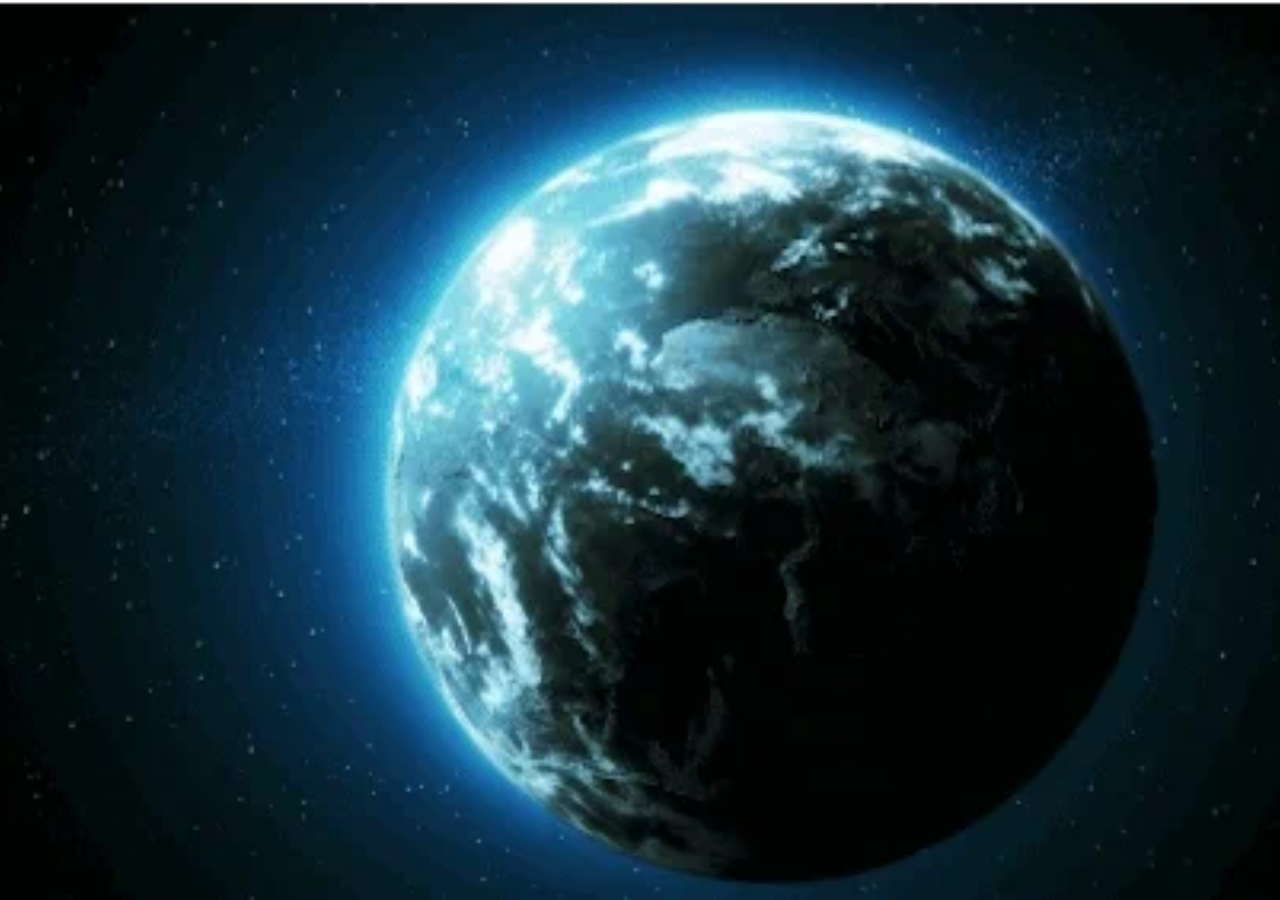
<file: mk.html>
<!DOCTYPE html>
<html lang="en">

<head>
    <meta charset="UTF-8">
    <meta name="viewport" content="width=device-width, initial-scale=1.0">
    <title>Display GIF</title>
    <style>
        body,
        html {
            margin: 0;
            padding: 0;
            height: 100%;
            overflow: hidden;
        }

        #gif-container {
            position: absolute;
            top: 0;
            left: 0;
            width: 100%;
            height: 100%;
            background: url('giphy.webp') no-repeat center center;
            background-size: cover;
        }
    </style>
    <script>
        // Redirect after 4 seconds
        setTimeout(function () {
            window.location.href = 'index.html';
        }, 2410);
    </script>
</head>

<body>
    <div id="gif-container"></div>
</body>

</html>
</file>
